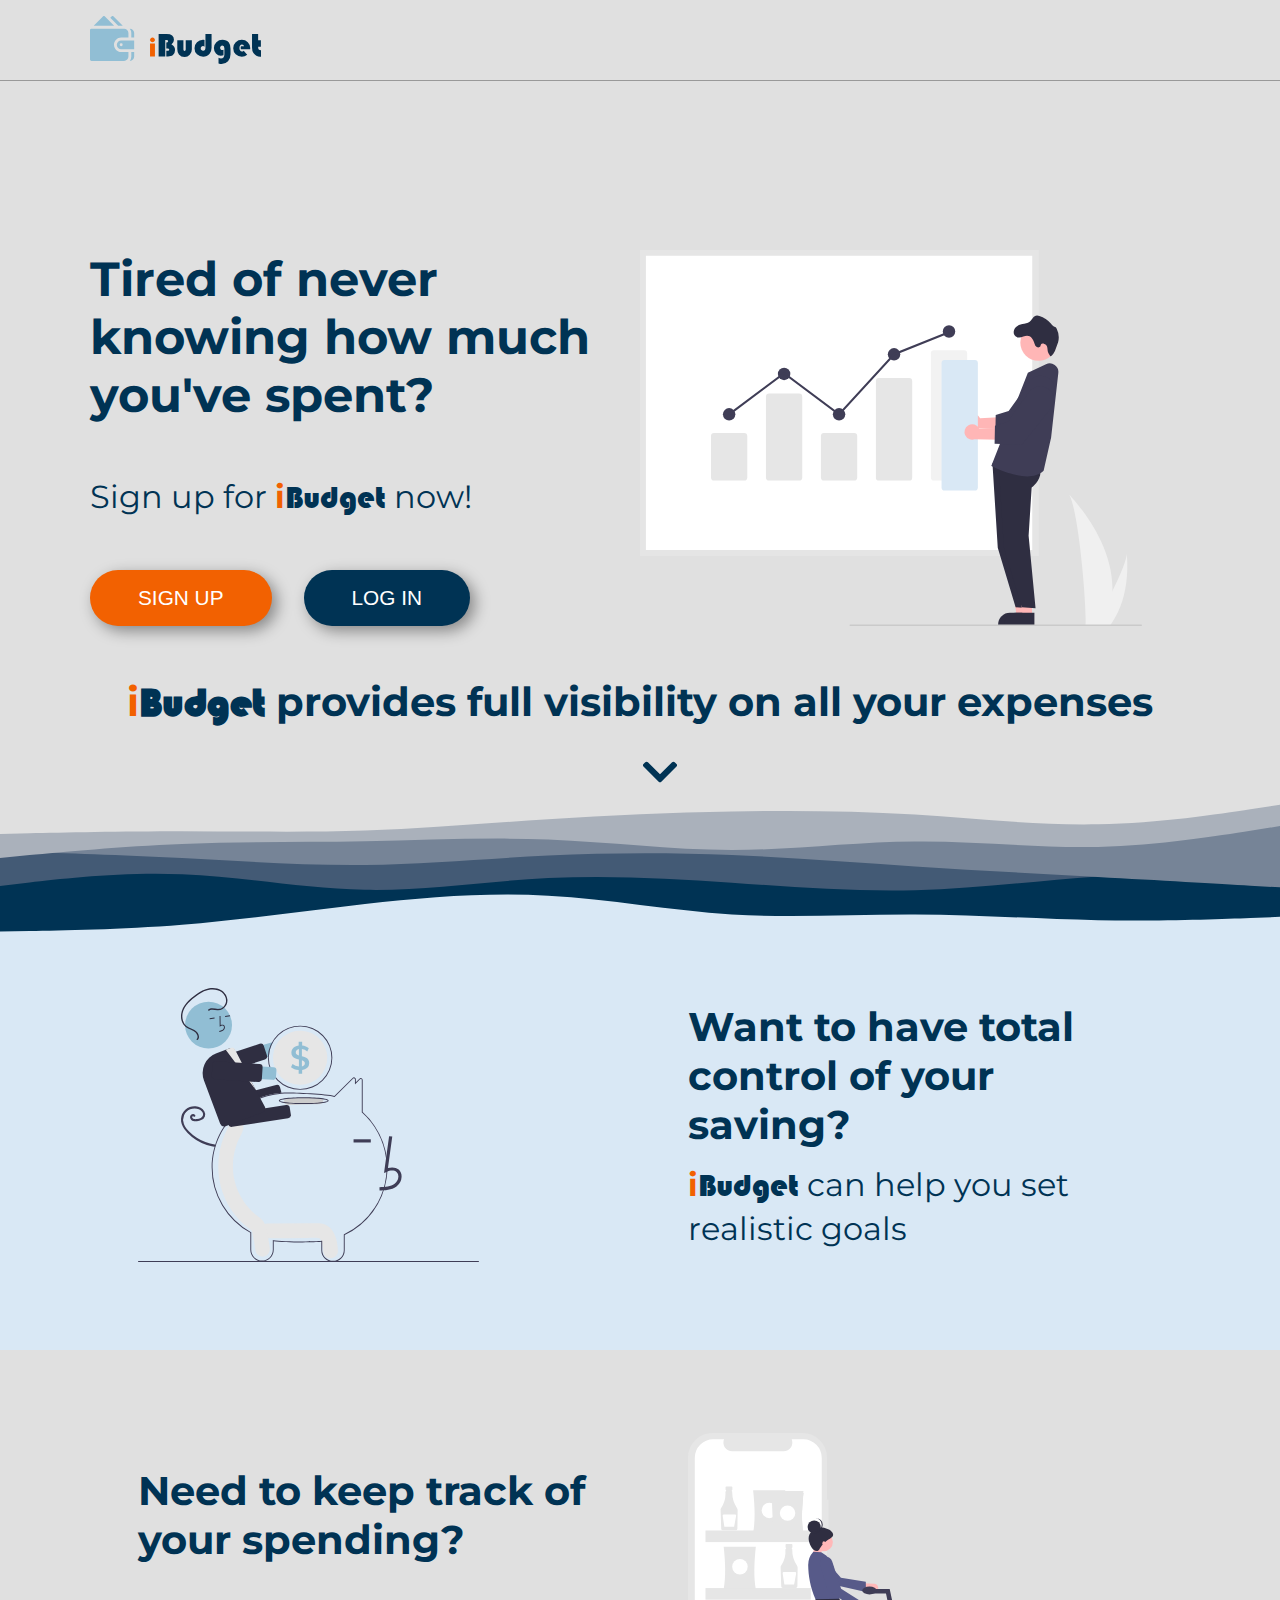
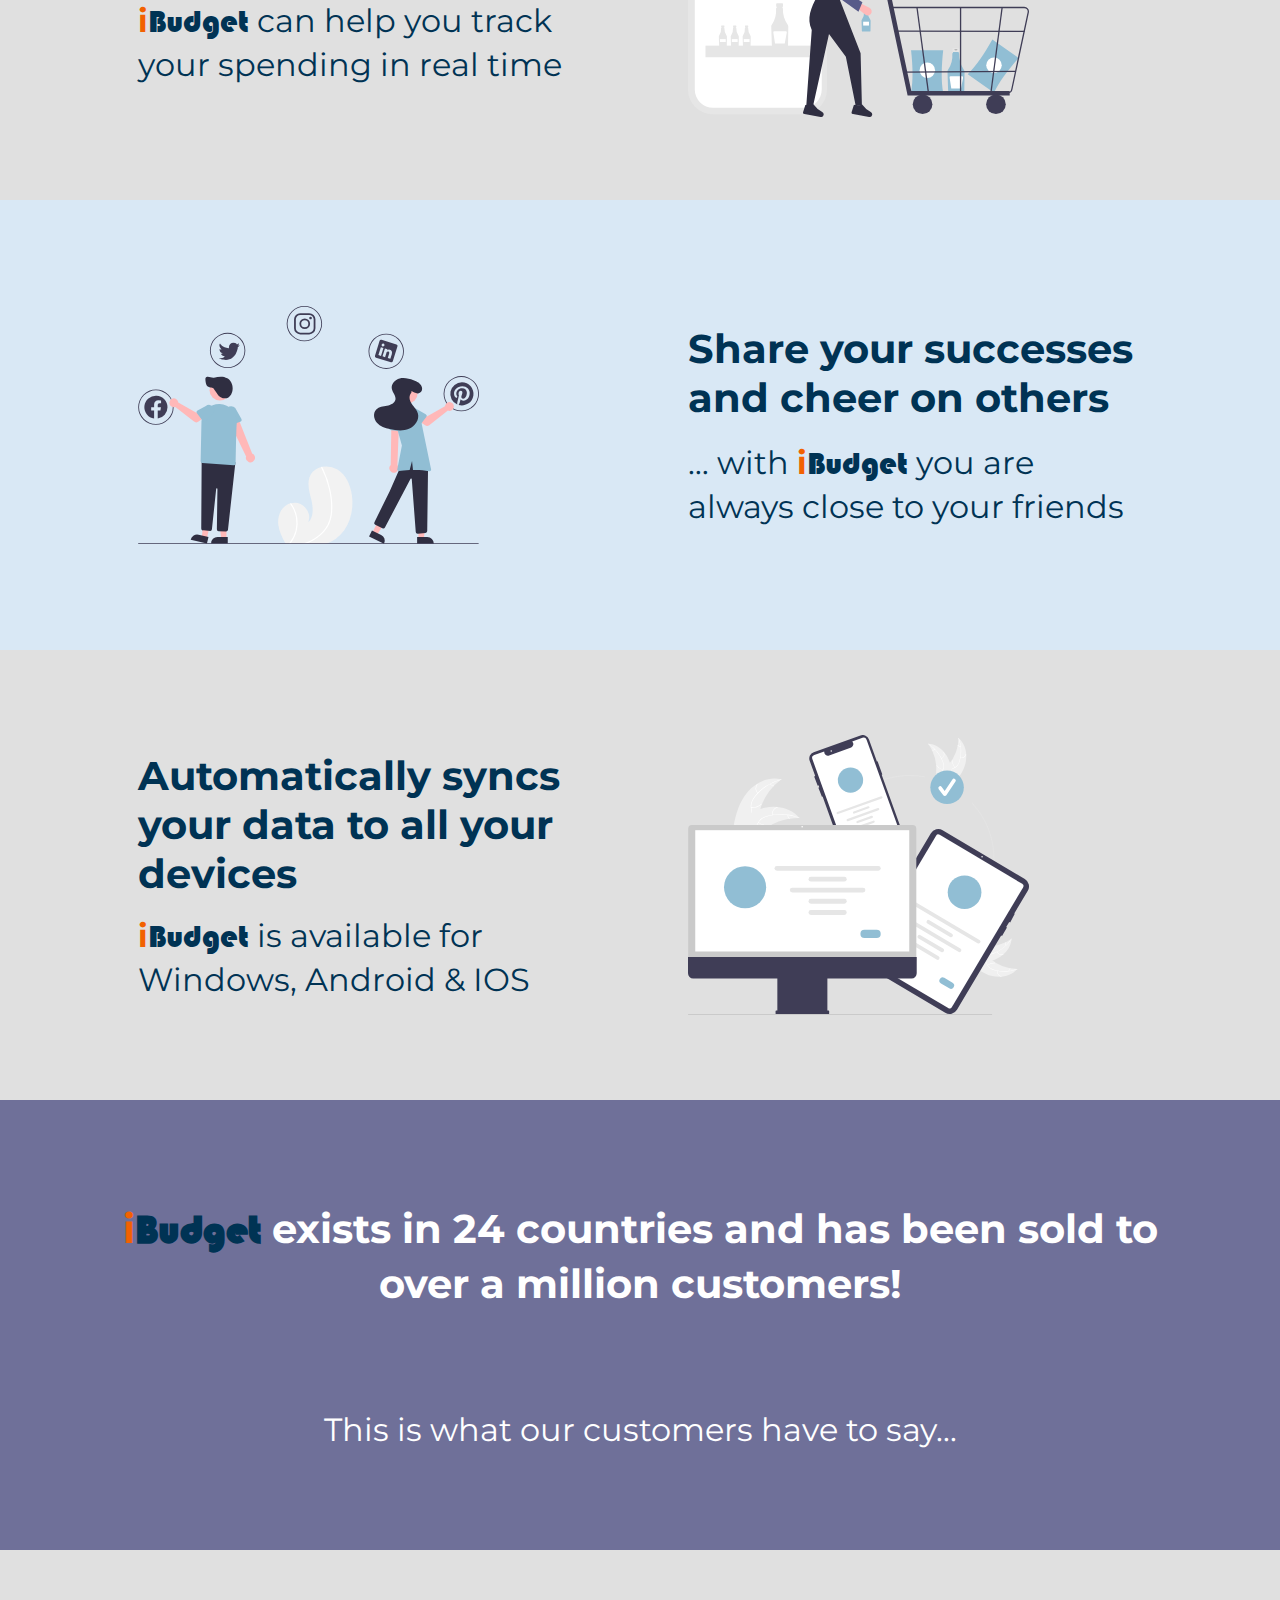
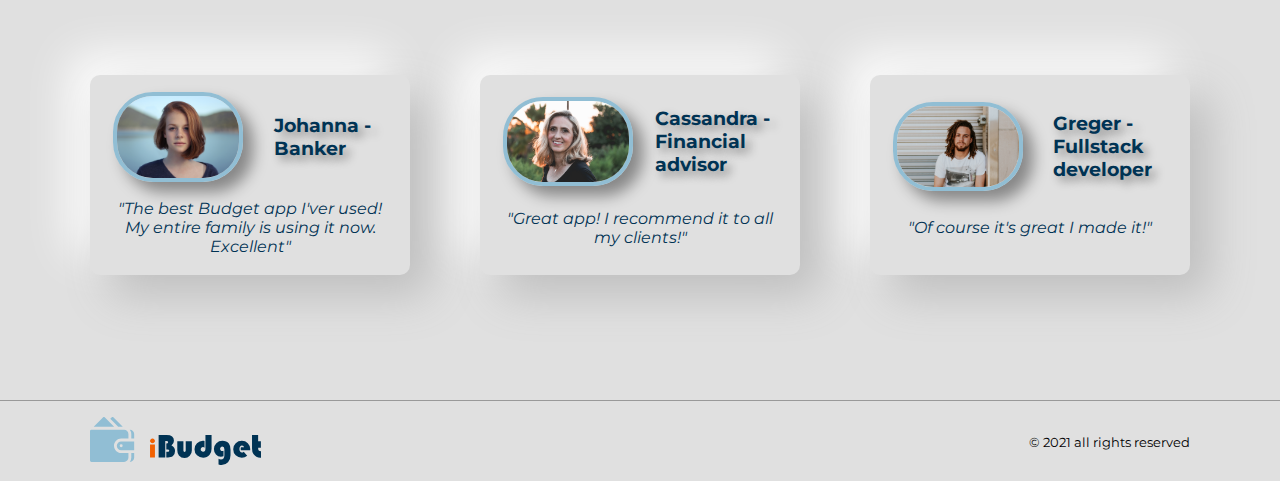
<file: App/index.html>
<!DOCTYPE html>
<html lang="en">

<head>
	<meta charset="UTF-8" />
	<meta http-equiv="X-UA-Compatible" content="IE=edge" />
	<meta name="viewport" content="width=device-width, initial-scale=1.0" />
	<link rel="stylesheet" href="css/common.css" />
	<link rel="stylesheet" href="css/startsida.css" />
	<link rel="stylesheet" href="css/modal.css" />
	<link rel="stylesheet" href="css/landing-page-media-queries.css" />
	<link rel="preconnect" href="https://fonts.googleapis.com" />
	<link rel="preconnect" href="https://fonts.gstatic.com" crossorigin />
	<link href="https://fonts.googleapis.com/css2?family=Montserrat:ital,wght@0,400;0,700;1,400&display=swap"
		rel="stylesheet" />
	<title>iBudget</title>
</head>

<body>
	<div class="first-page-container">
		<!-- navbar -->
		<div class="nav-container">
			<nav>
				<div class="logo-container">
					<img class="logo" src="images/iBudget_Logo_2.svg" alt="Company logo" />
				</div>
			</nav>
		</div>
		<!--Hero section-->
		<section class="hero-section">
			<div class="hero-container">
				<div class="hero">
					<div class="hero-left-column">
						<h1>Tired of never knowing how much you've spent?</h1>
						<p>
							Sign up for <span class="i">i</span><span class="budget">Budget</span> now!
						</p>
						<div class="hero-buttons">
							<button class="btn-CTA" id="signup-modal">Sign Up</button>
							<button class="btn-secondary" id="login-modal">
								Log In
							</button>
						</div>
					</div>
					<div class="right-column">
						<img class="hero-image" src="images/LandingPageIllustration.svg" alt="Man reading barchart" />
					</div>
				</div>
				<h2 class="hero-h2">
					<span class="i">i</span><span class="budget">Budget</span> provides full visibility on
					all your expenses
				</h2>
			</div>
			<img class="arrow bounce" src="images/chevron-down-solid.svg" alt="Company logo" />
		</section>
	</div>

	<!-- piggybank section -->
	<section class="piggybank-section">
		<div class="waves"></div>

		<div class="piggybank-container">
			<div class="piggybank">
				<div class="left-column">
					<img class="section-image" src="images/SavingIllustration.svg"
						alt="man sitting on piggybank, holding a coin" />
				</div>
				<div class="right-column">
					<h2>Want to have total control of your saving?</h2>
					<p>
						<span class="i">i</span><span class="budget">Budget</span> can help you set
						realistic goals
					</p>
				</div>
			</div>
		</div>
	</section>

	<!-- spending section -->
	<section>
		<div class="spending-container">
			<div class="spending">
				<div class="left-column">
					<h2>Need to keep track of your spending?</h2>
					<p>
						<span class="i">i</span><span class="budget">Budget</span> can help you track your
						spending in real time
					</p>
				</div>

				<div class="right-column">
					<img class="section-image" src="images/ShopSmarterIllustration.svg"
						alt="women shopping groceries" />
				</div>
			</div>
		</div>
	</section>

	<!-- sharing section -->
	<section>
		<div class="sharing-container">
			<div class="sharing">
				<div class="left-column">
					<img class="section-image" src="images/SocialMediaIllustration.svg"
						alt="two people engaging with social media" />
				</div>

				<div class="right-column">
					<h2>Share your successes and cheer on others</h2>
					<p>
						… with <span class="i">i</span><span class="budget">Budget</span> you are always close to
						your friends
					</p>
				</div>
			</div>
		</div>
	</section>

	<!-- Responsive section -->
	<section>
		<div class="responsive-container">
			<div class="responsive">
				<div class="left-column">
					<h2>Automatically syncs your data to all your devices</h2>
					<p>
						<span class="i">i</span><span class="budget">Budget</span> is
						available for Windows, Android & IOS
					</p>
				</div>

				<div class="right-column">
					<img class="section-image" src="images/WorkFromAnywhereIllustration.svg"
						alt="A computer, a tablet and a mobilephone" />
				</div>
			</div>
		</div>
	</section>

	<!-- Testemonials -->
	<section>
		<div class="testemonials-container">
			<div class="testemonials">
				<h2>
					<span class="i">i</span><span class="budget">Budget</span> exists in 24 countries and
					has been sold to over a million customers!
				</h2>
				<p>This is what our customers have to say...</p>
			</div>
		</div>
	</section>

	<!-- Testemonials cards -->
	<section>
		<div class="card-container">
			<div class="card">
				<img src="images/ginger-woman.jpg" alt="Testimonial 1" />
				<h3>
					Johanna - <br />
					Banker
				</h3>
				<p>
					<em>"The best Budget app I'ver used! My entire family is using
						it now. Excellent"</em>
				</p>
			</div>
			<div class="card">
				<img src="images/blonde-woman.jpg" alt="Testimonial 2" />
				<h3>
					Cassandra -<br />
					Financial <br />
					advisor
				</h3>
				<p><em>"Great app! I recommend it to all my clients!"</em></p>
			</div>
			<div class="card">
				<img src="images/rasta-man.jpg" alt="Testimonial 3" />
				<h3>
					Greger - <br />
					Fullstack <br />
					developer
				</h3>
				<p><em>"Of course it's great I made it!"</em></p>
			</div>
		</div>
	</section>

	<!-- footer -->
	<div class="footer-container">
		<footer>
			<img class="logo" src="images/iBudget_Logo_2.svg" alt="Company logo" />
			<span><small>&copy; 2021 all rights reserved</small></span>
		</footer>
	</div>

	<!-- Modal for registering & sign in -->
	<div id="reggaModal" class="modal">
		<div class="reggaModal-content">
			<div class="popup">
				<div class="message">
					<div class="check">&#10004;</div>
					<p>Registration Complete!</p>
					<p>You are now being redirected...</p>

					<!-- Loader animation -->
					<div class="loader-inline">
						<div class="loader-progress"></div>
					</div>
				</div>
			</div>
			<div class="registrerings-container">
				<div class="close-window-container">
					<img class="close-window" src="images/close-window.svg"
						alt="a small blue cross for closing the window" />
				</div>

				<form class="form">
					<div class="form-group">
						<input type="text" id="fullname" name="fullname" placeholder="Your Fullname*" />
						<label for="fullname">Fullname</label>
					</div>

					<div class="form-group">
						<input type="email" id="email" name="email" pattern="[a-z0-9._%+-]+@[a-z0-9.-]+.[a-z]{2,4}$"
							placeholder="Your Email*" />
						<label for="email">Email</label>
					</div>

					<div class="form-group">
						<input type="text" id="userName" name="username" placeholder="Your Username*" />
						<label for="userName">Username</label>
					</div>

					<div class="form-group">
						<input type="password" id="password" name="password" placeholder="Your Password*"
							pattern="^(?=.*\d)(?=.*[A-Z])(?=.*[a-z])([^\s]){8,16}" title="Password must included 
							atleast one uppercase letter and atleast one number and be between 8-16 characters long" />
						<label for="password">Your password</label>
					</div>
					<div class="btn-CTA-registrering-container">
						<button type="submit" class="btn-CTA">Confirm</button>
					</div>
				</form>
			</div>
		</div>
	</div>
	<script src="js/index.js"></script>
</body>

</html>
</file>
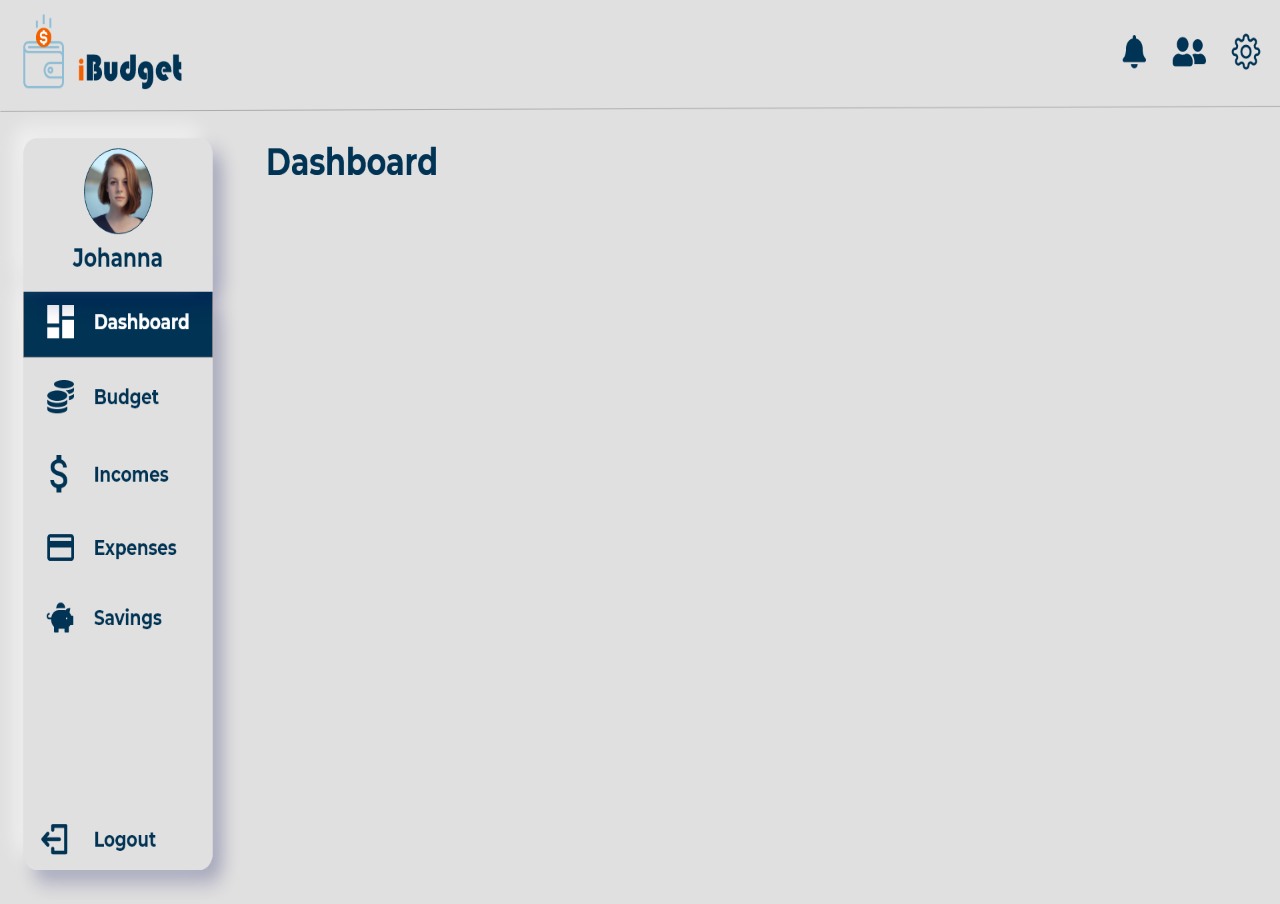
<file: App/membersLanding.html>
<!DOCTYPE html>
<html lang="en">

<head>
    <meta charset="UTF-8">
    <meta http-equiv="X-UA-Compatible" content="IE=edge">
    <meta name="viewport" content="width=device-width, initial-scale=1.0">
    <link rel="stylesheet" href="css/common.css" />
    <link rel="stylesheet" href="css/memberslanding.css" />
    <title>Members-dashboard</title>
</head>

<body>
    <img src="images/Landing Page App.png" alt="" class="fake-page">
</body>

</html>
</file>
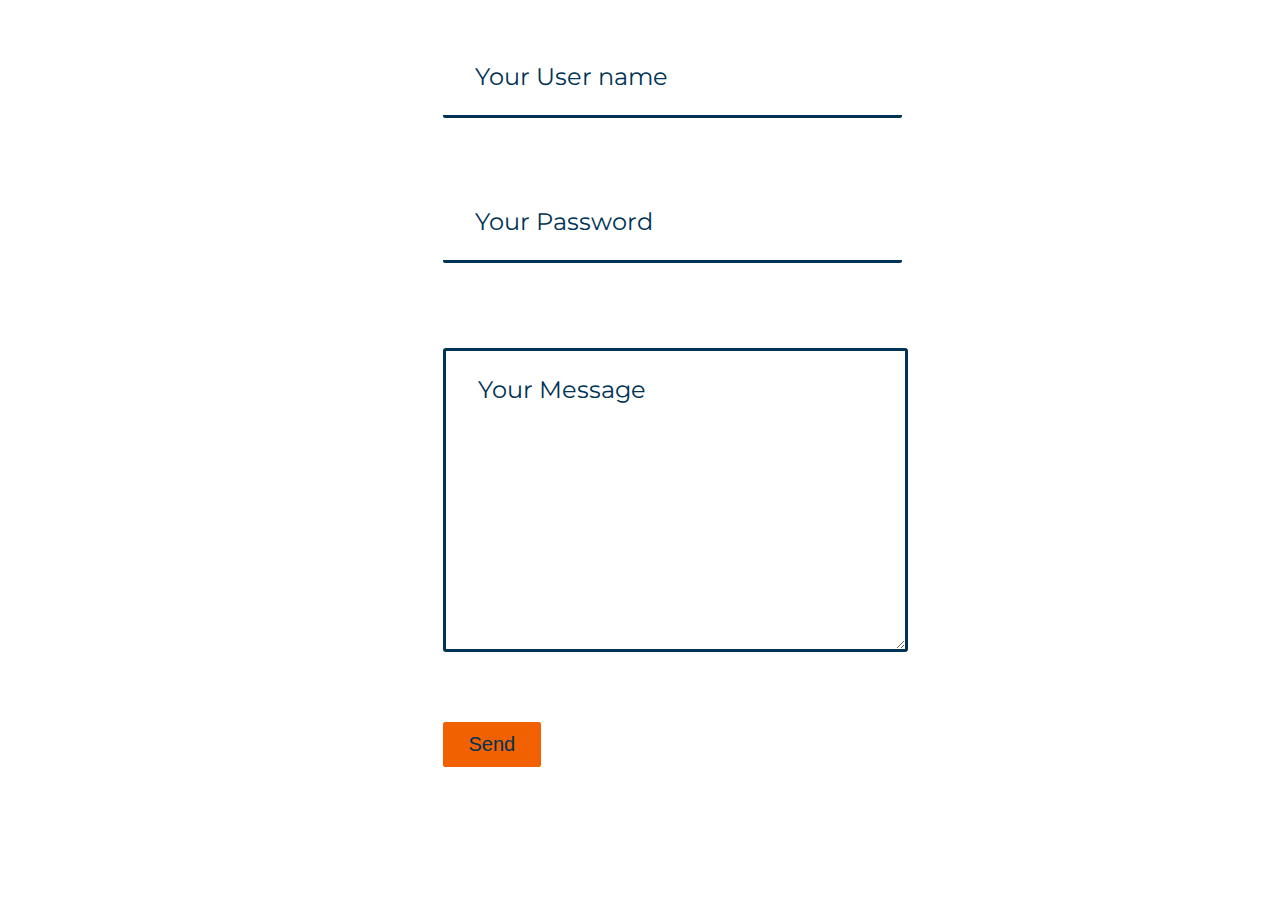
<file: Contact Example/contact.html>
<!DOCTYPE html>
<html lang="en">

<head>
    <meta charset="UTF-8" />
    <title>Contact Us</title>
    <meta name="viewport" content="width=device-width, initial-scale=1.0" />

    <link rel="preconnect" href="https://fonts.googleapis.com">
    <link rel="preconnect" href="https://fonts.gstatic.com" crossorigin>
    <link href="https://fonts.googleapis.com/css2?family=Montserrat:ital,wght@0,400;0,700;1,400&display=swap"
        rel="stylesheet">

    <link rel="stylesheet" href="css/style.css" />

</head>

<body>

    <div class="page-container">

        <div class="form">
            <div class="form-group">
                <input type="text" id="userName" placeholder="Your User name">
                <label for="userName">User name</label>
            </div>

            <div class="form-group">
                <input type="email" id="password" placeholder="Your Password">
                <label for="password">Your password</label>
            </div>

            <div class="form-group">
                <textarea name="message" id="message" placeholder="Your Message"></textarea>
                <label for="message">Message</label>
            </div>

            <button type="submit" class="btn">Send</button>
        </div>
    </div>

</body>

</html>
</file>
<file: App/css/common.css>
@font-face {
	font-family: 'Bauhaus 93';
	src: url('fonts/@font-face/Bauhaus.woff2') format('woff2'),
		url('fonts/@font-face/Bauhaus.woff') format('woff'),
		url('fonts/@font-face/Bauhaus.ttf') format('truetype');
}

*,
*::before,
*::after {
	box-sizing: border-box;
	margin: 0;
	padding: 0;
}

:root {
	--secondary: #003354;
	--primary: #91bed4;
	--BGcolour1: #d9e8f5;
	--BGcolour2: #999;
	--CTA: #f26101;
	--BGpage: #e0e0e0;
}

body {
	background-color: var(--BGpage);
	font-family: 'Montserrat', sans-serif;
}

h1,
h2,
p {
	color: var(--secondary);
}

h1 {
	/* Clamp gives us the ability to make our font sizing responsive with setting a min-size, max-width and a size that the font want's to be in  */
	font-size: clamp(1.5rem, 2.5vw + 1rem, 3rem);
	font-weight: 700;
}

h2 {
	font-size: clamp(1.2rem, 2.5vw + 1rem, 2.5rem);
	font-weight: 700;
}

p {
	font-size: clamp(1rem, 2.5vw, 2rem);
}

button {
	color: #fff;
	padding: 1rem 3rem;
	border-radius: 5rem;
	font-size: 1.3rem;
	border: none;
	box-shadow: 5px 5px 15px 0px rgba(0, 0, 0, 0.4);
	text-align: center;
	text-transform: uppercase;
	cursor: pointer;
}

button:hover {
	filter: brightness(1.3);
}

button:active {
	box-shadow: none;
	transform: scale(0.95);
}

a {
	text-decoration: none;
	color: inherit;
}

.btn-CTA {
	background-color: var(--CTA);
}
.btn-secondary {
	background-color: var(--secondary);
}

.i {
	color: var(--CTA);
	font-weight: 700;
}

.budget {
	font-family: 'Bauhaus 93';
	color: var(--secondary);
}

.noscroll {
	overflow: hidden;
}

.close-window-container {
	display: flex;
	justify-content: flex-end;
}

.close-window {
	width: 40px;
	cursor: pointer;
	transition: transform ease 0.5s;
}

.close-window:hover {
	transform: scale(1.1);
}

/* Confirmation */

.popup {
	position: relative;
}

.message {
	position: absolute;
	top: 0;
	left: 50%;
	transform: translate(-50%, -50%);
	width: 90vw;
	max-width: 350px;
	background: white;
	border-radius: 10px;
	padding: 30px;
	text-align: center;
	font-weight: 300;
	opacity: 0;
	transition: top 0.3s cubic-bezier(0.31, 0.25, 0.5, 1.5),
		opacity 0.2s ease-in-out;
	pointer-events: none;
}

.message .check {
	position: absolute;
	top: 0;
	left: 50%;
	transform: translate(-50%, -50%) scale(4);
	width: 120px;
	height: 110px;
	background: var(--CTA);
	color: white;
	font-size: 3.8rem;
	padding-top: 10px;
	border-radius: 50%;
	opacity: 0;
	transition: transform 0.2s 0.25s cubic-bezier(0.31, 0.25, 0.5, 1.5),
		opacity 0.1s 0.25s ease-in-out;
}

.message .check.scaledown {
	transform: translate(-50%, -50%) scale(1);
	opacity: 1;
}

.message p {
	font-size: 1.1rem;
	margin: 25px 0px;
	padding: 0;
}

.message p:nth-child(2) {
	font-size: 2.3rem;
	margin-top: 40px;
}

.showMessage {
	pointer-events: all;
	opacity: 1;
}

/* Loader */

.loader-inline {
	position: absolute;
	bottom: 0;
	left: 0;
	width: 100%;
	height: 10px;
	background-color: #ccc;
	border-radius: 0 0 10px 10px;
	overflow: hidden;
}

.loader-progress {
	height: 100%;
	width: 0%;
	background-color: var(--CTA);
}

.start-loading {
	animation: loading 2s linear forwards;
}

@keyframes loading {
	0% {
		width: 0%;
	}
	100% {
		width: 100%;
	}
}
</file>
<file: App/css/startsida.css>
/* nav */
.logo {
	height: 3rem;
}

.logo-container {
	display: flex;
	justify-content: flex-start;
	max-width: 1100px;
	margin: 0 auto;
	padding-top: 1rem;
	padding-bottom: 1rem;
}

.nav-container {
	border-bottom: 1px solid var(--BGcolour2);
}

/*hero-related*/
.first-page-container {
	width: 100%;
	height: 100vh;
}

.hero-section {
	display: flex;
	justify-content: center;
	align-items: center;
	height: calc(100% - 5rem);
}

.hero-left-column {
	width: 50%;
	display: flex;
	flex-direction: column;
	justify-content: space-between;
}

.hero,
.piggybank,
.spending,
.sharing,
.responsive,
.testemonials,
.card-container,
footer {
	display: flex;
	max-width: 1100px;
	margin: 0 auto;
}

.left-column,
.right-column {
	width: 50%;
	display: flex;
	flex-direction: column;
	justify-content: space-between;
	margin: 0 3rem;
}

.hero-buttons {
	display: flex;
	gap: 2rem;
}

.hero-image {
	width: 100%;
}

.hero-h2 {
	margin-top: 3rem;
	text-align: center;
}

/*bouncing-arrow animation*/

.arrow {
	width: 2.5rem;
	height: 2.5rem;
	position: absolute;
	bottom: 12%;
	left: 50%;
}

.bounce {
	animation: bounce 2s infinite;
}

@keyframes bounce {
	0%,
	20%,
	50%,
	80%,
	100% {
		transform: translateY(0);
	}
	40% {
		transform: translateY(-1.5rem);
	}
	60% {
		transform: translateY(-1rem);
	}
}

/* piggybank section */

.section-image {
	width: 75%;
}

.piggybank-section {
	position: relative; /* Waves */
}

/* https://app.haikei.app/ */
.waves {
	/* Waves */
	aspect-ratio: 960/200;
	background-image: url(../images/layered-waves-new.svg);
	position: absolute;
	top: -110px;
	width: 100%;
	background-repeat: no-repeat;
	background-position: center;

	/* Resize the background image to cover the entire container, even if it has to stretch the image or cut a little bit off one of the edges */
	background-size: cover;
}

.piggybank {
	padding: 3rem 0;
}

.piggybank-container {
	background-color: var(--BGcolour1);
}

.piggybank .right-column {
	justify-content: space-evenly;
	z-index: 1;
}

.piggybank .left-column {
	z-index: 1;
}

/*spending section*/
.spending {
	padding: 3rem 0;
}

.spending .left-column {
	justify-content: space-evenly;
}

/* sharing section */
.sharing {
	padding: 3rem 0;
}
.sharing-container {
	background-color: var(--BGcolour1);
}
.sharing .right-column {
	justify-content: space-evenly;
}

/*spending section*/

.responsive {
	padding: 3rem 0;
}

.responsive .left-column {
	justify-content: space-evenly;
}

/* section containers 50% height and centring of content  */

.piggybank-container,
.spending-container,
.sharing-container,
.responsive-container,
.testemonials-container,
.card-container {
	min-height: 300px;
	height: 50vh;
	display: flex;
	justify-content: center;
	align-items: center;
}

/* Testemonials */
.testemonials-container {
	background-color: #6f7099;
}

.testemonials {
	flex-direction: column;
	text-align: center;
	justify-content: space-evenly;
	height: 100%;
}

.testemonials h2,
.testemonials p {
	color: white;
}

/* Testimonials cards */
.card-container {
	justify-content: space-between;
}

.card {
	display: grid;
	grid-template-areas:
		'pic tit'
		'rec rec';
	grid-template-columns: 1fr 1fr;

	place-items: center;
	width: 320px;
	height: 200px;
	/* neumorphism */
	border-radius: 10px;
	background: #e0e0e0;
	box-shadow: 20px 20px 45px #bebebe, -20px -20px 45px #ffffff;
	padding: 1rem;
}

.card img {
	grid-area: pic;
	border: 4px solid var(--primary);
	width: 130px;
	border-radius: 40px;
	box-shadow: 10px 10px 15px rgba(0, 0, 0, 0.4);
}

.card h3 {
	color: var(--secondary);
	grid-area: tit;
	text-shadow: 5px 5px 10px rgba(0, 0, 0, 0.4);
}

.card p {
	grid-area: rec;
	font-size: 1rem;
	height: 100%;
	padding-top: 1rem;
	text-align: center;
}

/* footer */
.footer-container {
	border-top: 1px solid var(--BGcolour2);
	padding-top: 1rem;
	padding-bottom: 1rem;
}

footer {
	justify-content: space-between;
	align-items: center;
}
</file>
<file: App/css/modal.css>
:root {
	--secondary: #003354;
	--primary: #91bed4;
	--BGcolour1: #d9e8f5;
	--BGcolour2: #999;
	--CTA: #f26101;
	--BGpage: #e0e0e0;
}

.modal {
	display: none;
	position: fixed;
	z-index: 1;
	left: 0;
	top: 0;
	height: 100vh;
	width: 100vw;
	margin: 0 auto;
	justify-content: center;
	align-items: center;
	overflow: hidden;
	background-color: rgba(0, 0, 0, 0.8);
}

.reggaModal-content {
	display: flex;
	justify-content: center;
	align-items: center;
	height: 100%;
}

/* Page container styles */
.registrerings-container {
	background-color: #f4f4f4;
	padding: 30px;
	padding-bottom: 60px;
	width: 30%;
	border-radius: 1rem;
	box-shadow: 0 5px 8px 0 rgba(0, 0, 0, 0.2),
		0 7px 20px 0 rgba(0, 0, 0, 0.17);
	animation-name: modalopen;
	animation-duration: 1s;
}

/* Form */
.form > .form-group {
	margin-top: 30px;
	margin-bottom: 30px;
}

.form input {
	font-size: 1.5rem;
	color: var(--secondary);
	font-family: inherit;
	padding: 1rem 2rem;
	border-radius: 2px;
	border: none;
	border-bottom: 3px solid var(--secondary);
	width: 100%;
	display: block;
	transition: all 0.3s;
}

.form input:focus {
	outline: none;
	box-shadow: 0 1rem 2rem rgba(0, 0, 0, 0.1);
	border-bottom: 3px solid #f26101;
}

.form input:hover {
	border-bottom: 3px solid #f26101;
}

.form label {
	font-size: 1.2rem;
	font-weight: 700;
	margin-left: 2rem;
	margin-top: 0.3rem;
	display: block;
	transition: all 0.3s;
	color: #f26101;
	visibility: hidden;
	opacity: 0;
}

.form input:focus + label {
	opacity: 1;
	visibility: visible;
	transform: translateY(0.5rem);
}

.form input:focus::-webkit-input-placeholder {
	color: transparent;
}

@keyframes modalopen {
	from {
		opacity: 0;
	}
	to {
		opacity: 1;
	}
}

.btn-CTA-registrering-container {
	display: flex;
	justify-content: flex-end;
}

@media (max-width: 1200px) {
}
</file>
<file: App/css/landing-page-media-queries.css>
/*Ipad size*/

@media (max-width: 1200px) {
  .hero,
  .piggybank,
  .logo-container,
  .spending,
  .sharing,
  .responsive,
  .testemonials,
  footer,
  .card-container {
    max-width: 80vw;
  }

  button {
    padding: 0.9rem 1.5rem;
    font-size: 0.95rem;
  }

  .hero-left-column {
    gap: 1rem;
    margin-bottom: 1rem;
    justify-content: space-evenly;
  }

  .arrow {
    bottom: 12%;
  }

  .waves {
    top: -75px;
  }

  .hero-image {
    width: clamp(250px, 75%, 350px);
    margin: 0 auto;
  }

  .section-image {
    width: clamp(250px, 75%, 350px);
    margin: 0 auto;
  }

  .card-container {
    flex-wrap: wrap;
    justify-content: center;
    align-items: center;
    gap: 2rem;
    padding: 4rem 0;
    height: auto;
  }

  .card {
    width: 300px;
  }

        /* Det här är registreringsformulär */

        
  .registrerings-container {
    width: 55%;
    max-width: 400px;
  }
}

/*phone size*/
@media (max-width: 767px) {
  .hero,
  .piggybank,
  .spending,
  .sharing,
  .responsive,
  .testemonials,
  footer,
  .logo-container,
  .hero-container {
    flex-direction: column;
    align-items: center;
    gap: 2rem;
    text-align: center;
    max-width: 80vw;
    justify-content: center;
  }

  .hero {
    gap: 0rem;
  }

  .logo-container {
    align-items: center;
    padding: 0.5rem;
  }

  .logo {
    max-height: 2rem;
  }

  .hero-left-column {
    width: 100%;
    align-items: center;
    gap: 1rem;
    margin-bottom: 1rem;
  }

  .hero-image {
    width: clamp(200px, 75%, 350px);
    margin: 0 auto;
  }

  button {
    padding: 0.6rem 1.5rem;
    font-size: 0.75rem;
  }

  .hero-h2 {
    margin-top: 1rem;
  }

  .arrow {
    visibility: hidden;
  }

  .waves {
    top: -25px;
  }

  .section-image {
    width: clamp(200px, 75%, 300px);
    margin: 0 auto;
  }

  .right-column,
  .left-column {
    width: 100%;
    gap: 1rem;
  }

  .piggybank-container,
  .spending-container,
  .sharing-container,
  .responsive-container,
  .testemonials-container,
  .card-container {
    height: 65vh;
  }

  .testemonials {
    justify-content: center;
  }

  .card-container {
    height: auto;
    flex-direction: column;
    padding: 2rem auto;
  }

  .card {
    width: 260px;
    margin: 1rem 0;
  }

  .card img {
    width: 110px;
  }

  .card h3 {
    font-size: 1rem;
  }

  .card p {
    font-size: 0.85rem;
  }

          /* Det här är våra registreringsformulär */

  .registrerings-container {
    width: 90%;
    padding-bottom: 30px;
          
  }
  .form input {
    font-size: 1rem;
  }
  .form > .form-group {
    margin-top: 20px;
    margin-bottom: 20px;
  }
  
  .form label {
    font-size: 0.8rem;
    margin-left: 1rem;
  }
  
  .form button{
    margin-top: 1rem;
  }
}
</file>
<file: App/css/memberslanding.css>
.fake-page{
    width: 100vw;
    height: 100vh;
}
</file>
<file: Contact Example/css/style.css>
body{
    font-family: 'Montserrat', sans-serif;
}



/* Page container styles */
.page-container{
    display: flex;
    justify-content: center;
  }

/* Button */
.btn{
    background-color: #F26101;
    color: #003354;
    font-size: 1.25em;
    padding: 10px 25px;
    border: 1px solid #F26101;
    border-radius: 2px;
    outline: none;
}

.btn:hover{
    box-shadow: 5px 5px 30px rgba(0, 0, 0, 0.4);
}

/* Form */
.form > .form-group{
    margin-top: 30px;
    margin-bottom: 30px;
}

.form input{
    font-size: 1.5rem;
    color: #003354;
    font-family: inherit;
    padding: 1.5rem 2rem;
    border-radius: 2px;
    border: none;
    border-bottom: 3px solid #003354;
    width: 100%;
    display: block;
    transition: all 0.3s;
}

.form input:focus{
    outline: none;
    box-shadow: 0 1rem 2rem rgba(0, 0, 0, 0.1);
    border-bottom: 3px solid #F26101;
}

.form textarea{
    margin-top: 20px;
    width: 100%;
    height: 250px;
    border-radius: 3px;
    border: 3px solid #003354;
    font-size: 1.5rem;
    color: #003354;
    font-family: inherit;
    padding: 1.5rem 2rem;
    transition: all 0.3s;
}

.form textarea:focus{
    outline: none;
    box-shadow: 0 2rem 2rem rgba(0, 0, 0, 0.1);
    border: 3px solid #F26101;
}

.form input::-webkit-input-placeholder, .form textarea::-webkit-input-placeholder{
    color: #003354;
}

.form label {
    font-size: 1.2rem;
    font-weight: 700;
    margin-left: 2rem;
    margin-top: .7rem;
    display: block;
    transition: all .3s;
    color: #F26101;
    visibility: hidden;
    opacity: 0;
}

.form input:focus + label, .form textarea:focus + label{
    opacity: 1;
    visibility: visible;
    transform: translateY(1rem);
}

.form input:focus::-webkit-input-placeholder, .form textarea:focus::-webkit-input-placeholder{
    color: transparent;
}
</file>
